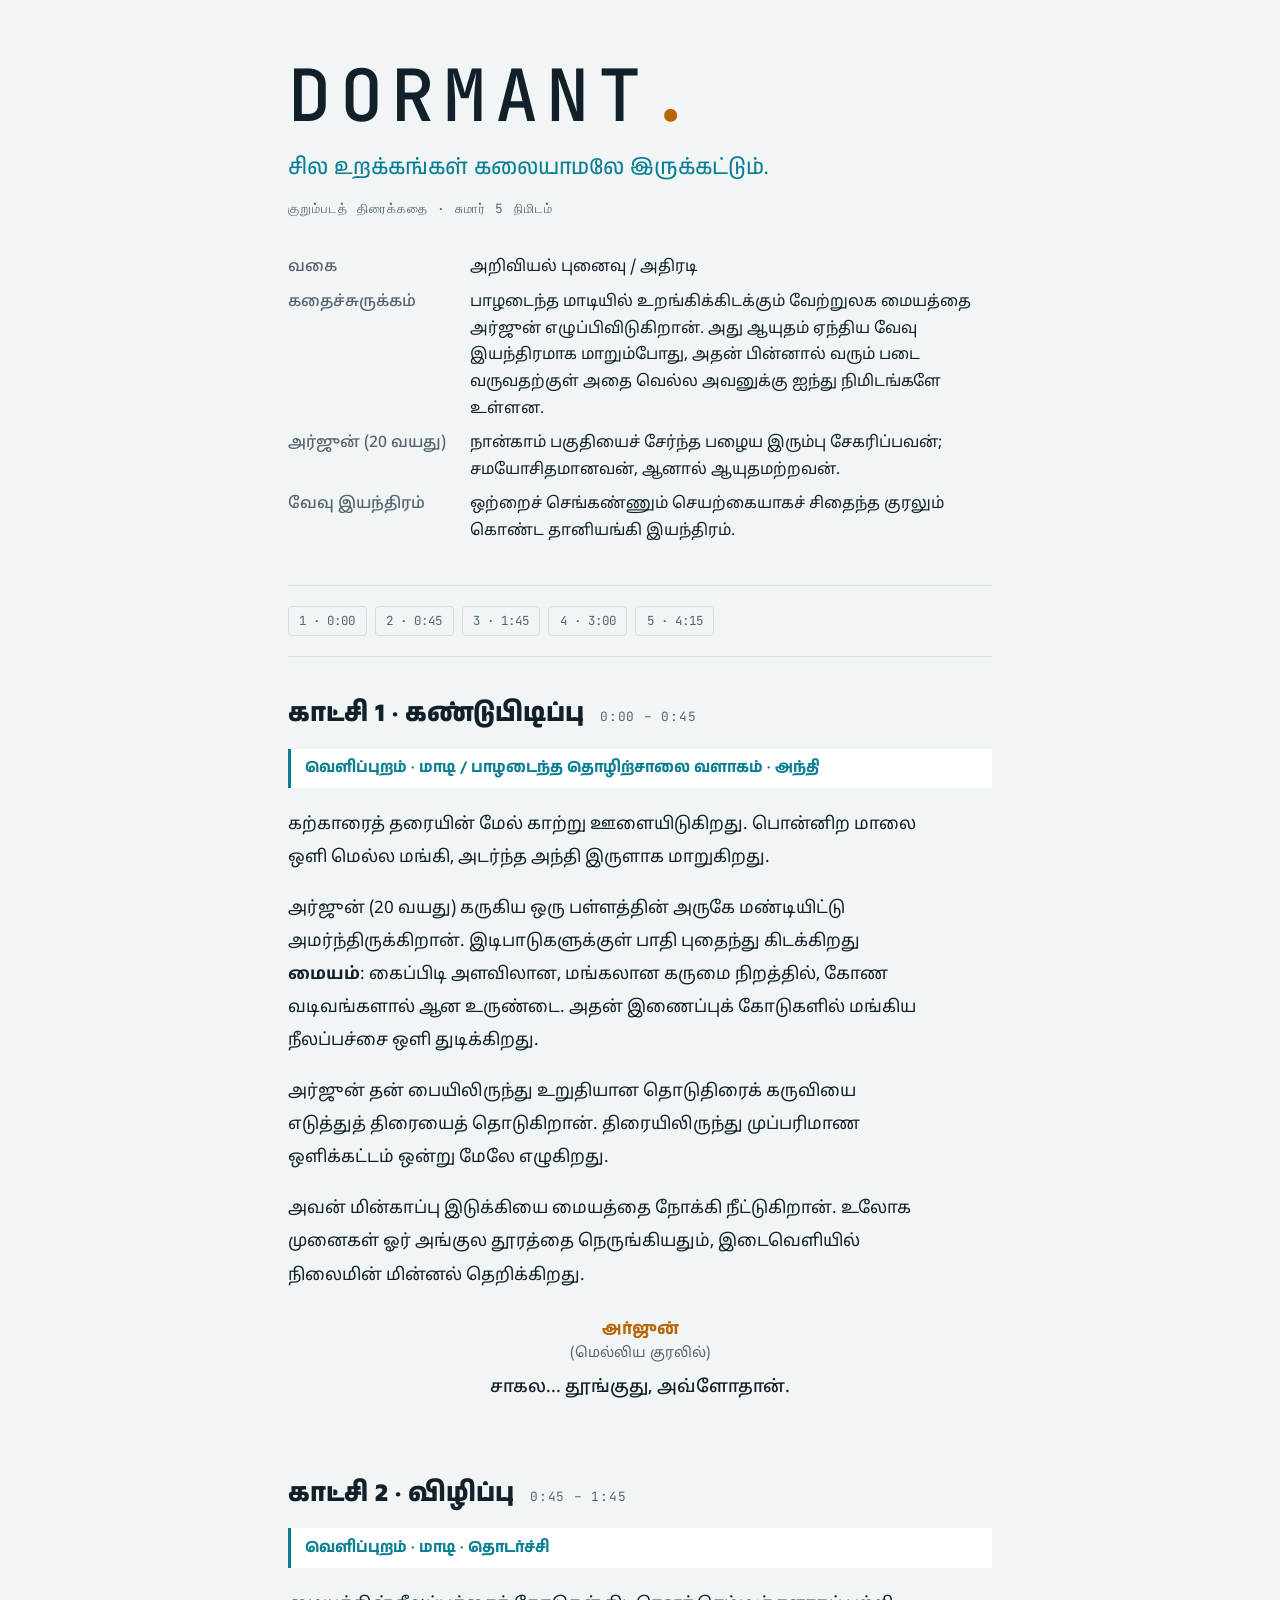
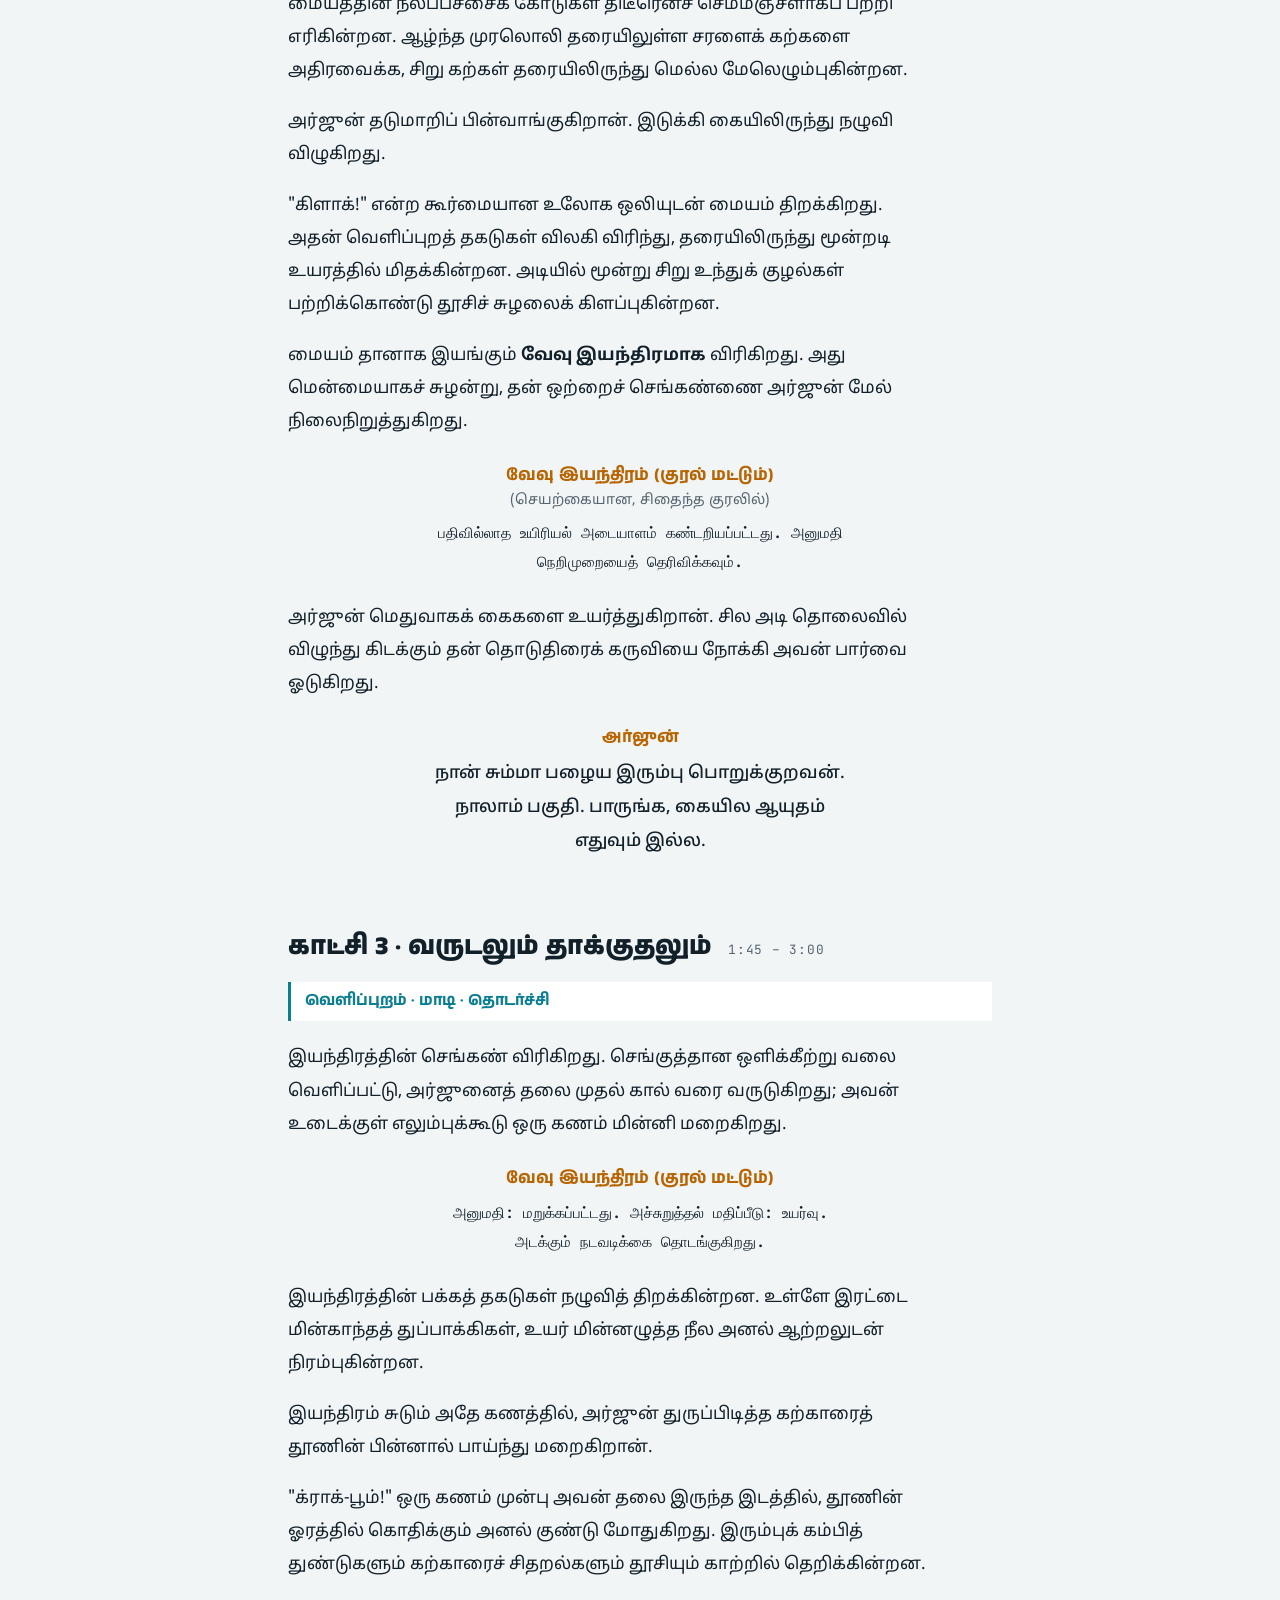
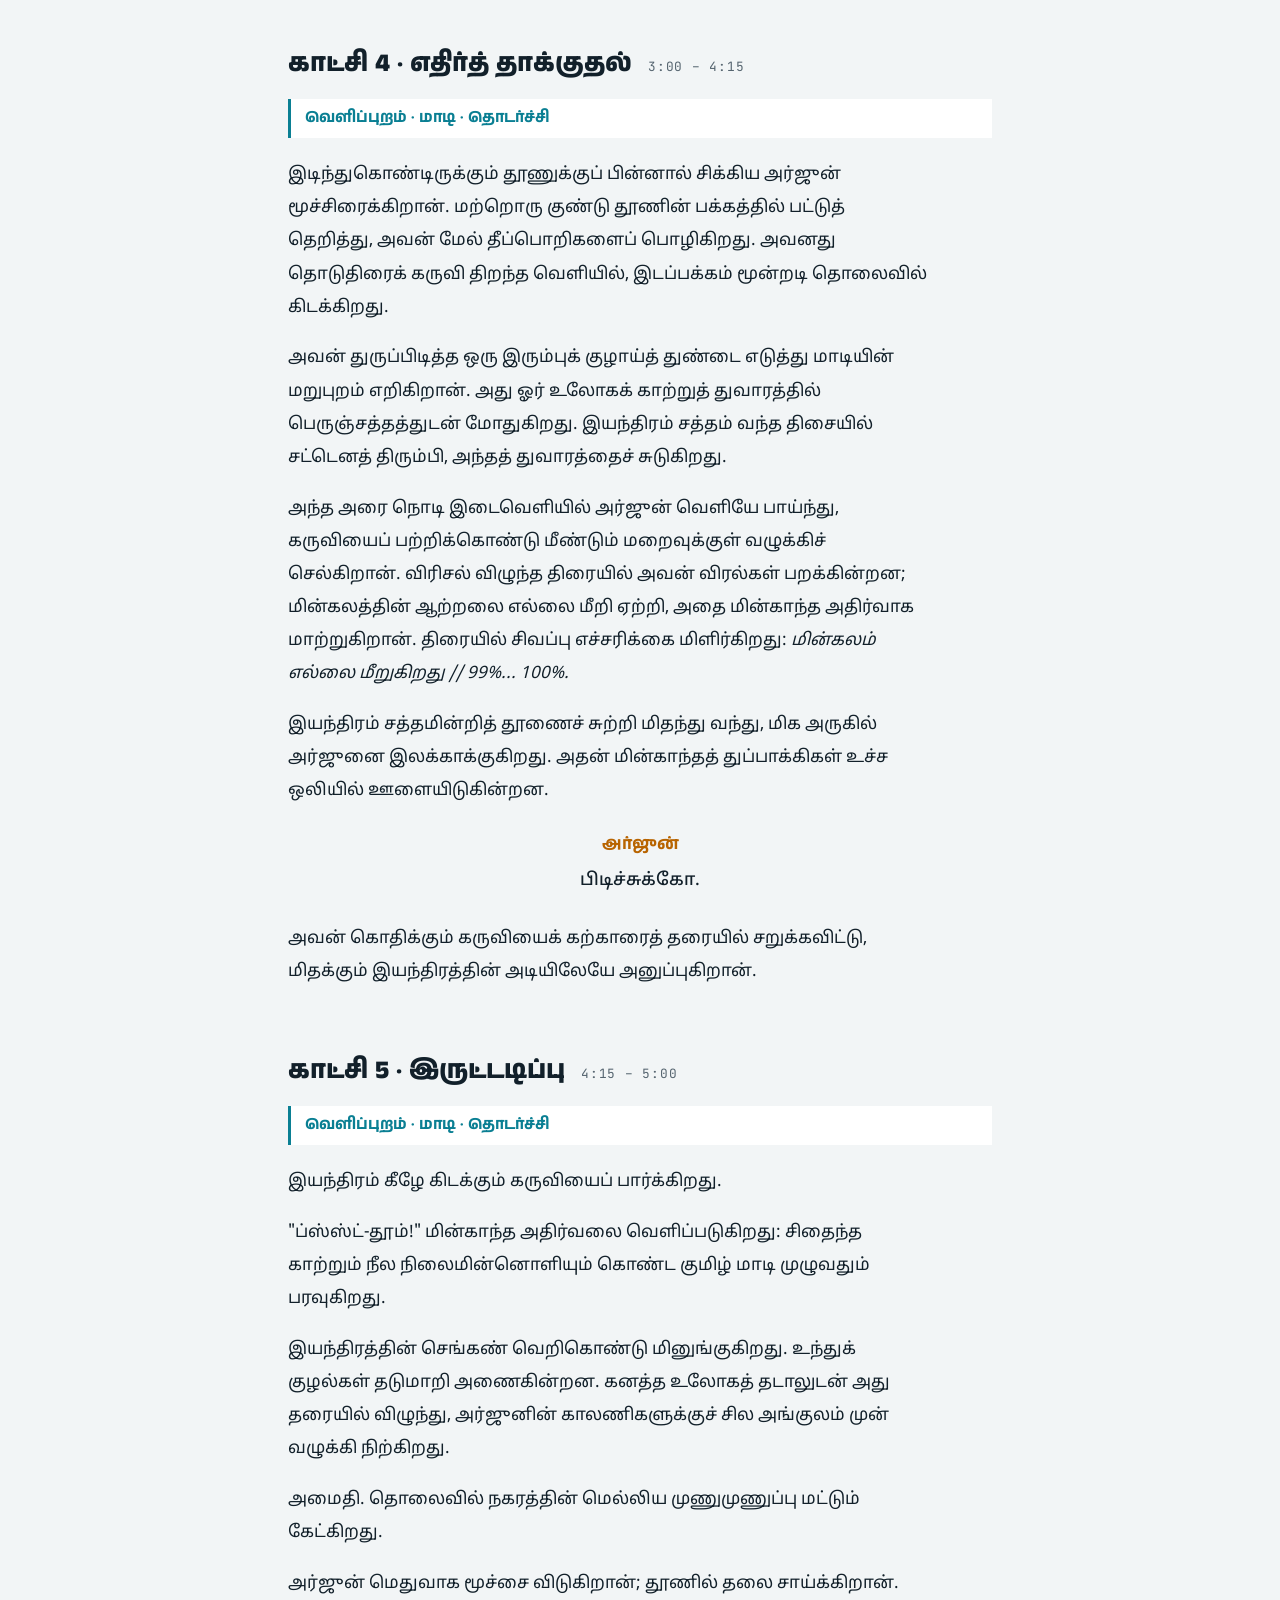
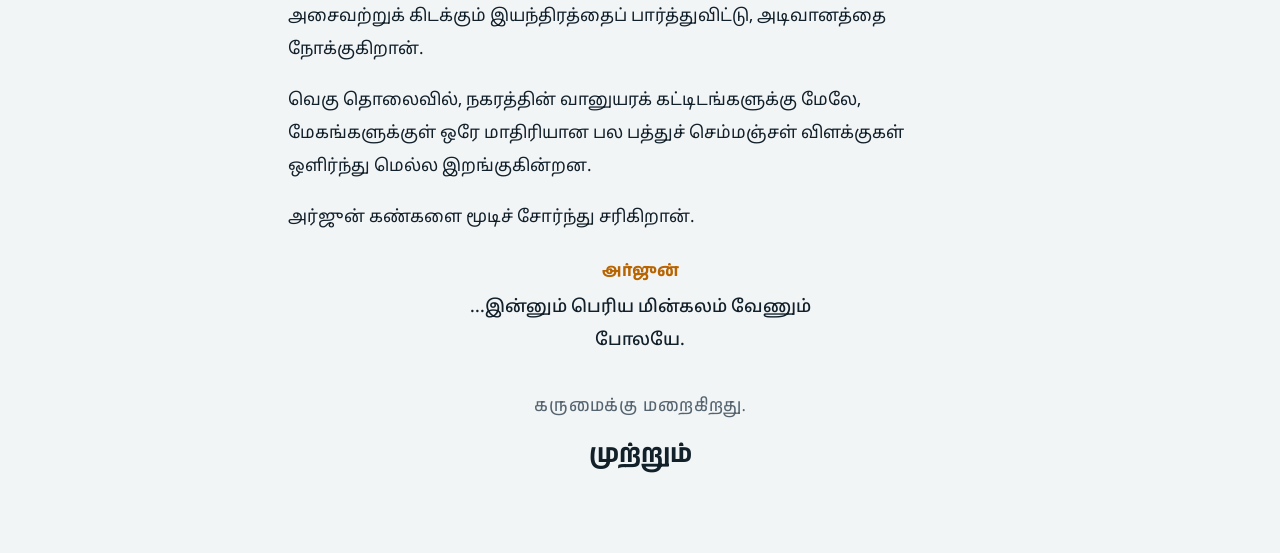
<file: public/assets/aistudio/DORMANT___________c4c51c89.html>
<!doctype html><html><head><meta charset=utf8><meta name=viewport content="width=device-width,initial-scale=1,viewport-fit=cover"><style>:root{color-scheme:light;box-sizing:border-box;padding-top:env(safe-area-inset-top,0px);padding-bottom:env(safe-area-inset-bottom,0px)}html{scroll-padding-top:env(safe-area-inset-top,0px)}body{margin:0;padding:0;font:14px -apple-system,BlinkMacSystemFont,sans-serif;background:#fff;color:#000}img{max-width:100%}[hidden]:not([hidden=until-found i]){display:none!important}</style></head><body>
<title>DORMANT திரைக்கதை</title>
<meta name="claude:viewport-fit-sides" content="cover">
<link rel="stylesheet" href="https://fonts.googleapis.com/css2?family=Anek+Tamil:wght@500;700;800&family=Noto+Sans+Tamil:wght@400;500;600&family=JetBrains+Mono:wght@500&display=swap">
<style>
/* Layout: one reading column like a script page; film colours carry the structure (cyan sluglines, amber for the wake-up and the speaker names). */
:root {
  --bg: #f2f5f6;
  --surface: #ffffff;
  --fg: #12202a;
  --muted: #55646f;
  --line: #d3dde2;
  --cyan: #0a7f93;
  --amber: #b86400;
  --font-display: "Anek Tamil", "Noto Sans Tamil", system-ui, sans-serif;
  --font-body: "Noto Sans Tamil", "Anek Tamil", system-ui, sans-serif;
  --font-mono: "JetBrains Mono", ui-monospace, Menlo, monospace;
}
@media (prefers-color-scheme: dark) {
  :root:not([data-theme="light"]) {
    --bg: #0d1317; --surface: #141c22; --fg: #e6eef2; --muted: #93a4ae;
    --line: #26343d; --cyan: #4fd1e6; --amber: #ffa62b; color-scheme: dark;
  }
}
:root[data-theme="dark"] {
  --bg: #0d1317; --surface: #141c22; --fg: #e6eef2; --muted: #93a4ae;
  --line: #26343d; --cyan: #4fd1e6; --amber: #ffa62b; color-scheme: dark;
}
body {
  background: var(--bg); color: var(--fg);
  font-family: var(--font-body); font-size: 1.0625rem; line-height: 1.95;
  padding-block: 2rem 4rem;
  padding-left: max(16px, env(safe-area-inset-left, 0px));
  padding-right: max(16px, env(safe-area-inset-right, 0px));
}
.wrap { max-width: 44rem; margin-inline: auto; }
header { padding-block: 1.5rem 2.5rem; border-bottom: 1px solid var(--line); }
.film { font-family: var(--font-mono); font-weight: 500; font-size: clamp(2.6rem, 11vw, 4.5rem); letter-spacing: 0.12em; line-height: 1.1; margin: 0; }
.film span { color: var(--amber); }
.tagline { font-family: var(--font-display); font-size: 1.35rem; font-weight: 500; color: var(--cyan); margin: 0.75rem 0 0; text-wrap: balance; }
.sub { font-family: var(--font-mono); font-size: 0.8rem; letter-spacing: 0.08em; color: var(--muted); margin: 0.5rem 0 0; }
dl { display: grid; grid-template-columns: max-content 1fr; gap: 0.5rem 1.5rem; margin: 2rem 0 0; font-size: 0.98rem; line-height: 1.7; }
dt { color: var(--muted); font-weight: 500; }
dd { margin: 0; min-width: 0; }
nav { display: flex; flex-wrap: wrap; gap: 0.5rem; padding-block: 1.25rem; border-bottom: 1px solid var(--line); }
nav a { font-family: var(--font-mono); font-size: 0.78rem; color: var(--muted); text-decoration: none; border: 1px solid var(--line); padding: 0.25rem 0.65rem; border-radius: 4px; line-height: 1.6; }
nav a:hover, nav a:focus-visible { color: var(--fg); border-color: var(--cyan); outline: none; }
section { padding-block: 2.5rem 0.5rem; }
.scene-head { display: flex; flex-wrap: wrap; align-items: baseline; gap: 0.25rem 1rem; margin-bottom: 1rem; }
h2 { font-family: var(--font-display); font-weight: 800; font-size: 1.6rem; line-height: 1.4; margin: 0; text-wrap: balance; }
.time { font-family: var(--font-mono); font-size: 0.8rem; color: var(--muted); letter-spacing: 0.06em; }
.slug { font-family: var(--font-display); font-weight: 700; color: var(--cyan); background: var(--surface); border-left: 3px solid var(--cyan); padding: 0.4rem 0.9rem; margin: 0 0 1.25rem; font-size: 0.98rem; line-height: 1.7; }
p { margin: 0 0 1.1rem; }
.act { max-width: 40rem; }
.dlg { margin: 1.5rem auto 1.5rem; max-width: 26rem; padding-inline: 0.5rem; }
.dlg .who { font-family: var(--font-display); font-weight: 700; color: var(--amber); text-align: center; margin: 0; line-height: 1.6; }
.dlg .how { font-size: 0.88rem; color: var(--muted); text-align: center; margin: 0; line-height: 1.6; }
.dlg .say { margin: 0.35rem 0 0; font-weight: 500; font-size: 1.08rem; }
.dlg.machine .say { font-family: var(--font-mono); font-size: 0.95rem; }
.end { text-align: center; font-family: var(--font-display); font-weight: 700; margin: 2rem 0 0; }
.end .cut { color: var(--muted); font-weight: 500; letter-spacing: 0.04em; margin: 0; }
.end .fin { font-size: 1.6rem; margin: 0.5rem 0 0; }
@media (max-width: 480px) { dl { grid-template-columns: 1fr; gap: 0.1rem; } dt { margin-top: 0.75rem; } }
</style>

<div class="wrap">
  <header>
    <h1 class="film">DORMANT<span>.</span></h1>
    <p class="tagline">சில உறக்கங்கள் கலையாமலே இருக்கட்டும்.</p>
    <p class="sub">குறும்படத் திரைக்கதை · சுமார் 5 நிமிடம்</p>
    <dl>
      <dt>வகை</dt><dd>அறிவியல் புனைவு / அதிரடி</dd>
      <dt>கதைச்சுருக்கம்</dt><dd>பாழடைந்த மாடியில் உறங்கிக்கிடக்கும் வேற்றுலக மையத்தை அர்ஜுன் எழுப்பிவிடுகிறான். அது ஆயுதம் ஏந்திய வேவு இயந்திரமாக மாறும்போது, அதன் பின்னால் வரும் படை வருவதற்குள் அதை வெல்ல அவனுக்கு ஐந்து நிமிடங்களே உள்ளன.</dd>
      <dt>அர்ஜுன் (20 வயது)</dt><dd>நான்காம் பகுதியைச் சேர்ந்த பழைய இரும்பு சேகரிப்பவன்; சமயோசிதமானவன், ஆனால் ஆயுதமற்றவன்.</dd>
      <dt>வேவு இயந்திரம்</dt><dd>ஒற்றைச் செங்கண்ணும் செயற்கையாகச் சிதைந்த குரலும் கொண்ட தானியங்கி இயந்திரம்.</dd>
    </dl>
  </header>

  <nav aria-label="காட்சிகள்">
    <a href="#s1">1 · 0:00</a><a href="#s2">2 · 0:45</a><a href="#s3">3 · 1:45</a><a href="#s4">4 · 3:00</a><a href="#s5">5 · 4:15</a>
  </nav>

  <section id="s1">
    <div class="scene-head"><h2>காட்சி 1 · கண்டுபிடிப்பு</h2><span class="time">0:00 – 0:45</span></div>
    <p class="slug">வெளிப்புறம் · மாடி / பாழடைந்த தொழிற்சாலை வளாகம் · அந்தி</p>
    <div class="act">
      <p>கற்காரைத் தரையின் மேல் காற்று ஊளையிடுகிறது. பொன்னிற மாலை ஒளி மெல்ல மங்கி, அடர்ந்த அந்தி இருளாக மாறுகிறது.</p>
      <p>அர்ஜுன் (20 வயது) கருகிய ஒரு பள்ளத்தின் அருகே மண்டியிட்டு அமர்ந்திருக்கிறான். இடிபாடுகளுக்குள் பாதி புதைந்து கிடக்கிறது <strong>மையம்</strong>: கைப்பிடி அளவிலான, மங்கலான கருமை நிறத்தில், கோண வடிவங்களால் ஆன உருண்டை. அதன் இணைப்புக் கோடுகளில் மங்கிய நீலப்பச்சை ஒளி துடிக்கிறது.</p>
      <p>அர்ஜுன் தன் பையிலிருந்து உறுதியான தொடுதிரைக் கருவியை எடுத்துத் திரையைத் தொடுகிறான். திரையிலிருந்து முப்பரிமாண ஒளிக்கட்டம் ஒன்று மேலே எழுகிறது.</p>
      <p>அவன் மின்காப்பு இடுக்கியை மையத்தை நோக்கி நீட்டுகிறான். உலோக முனைகள் ஓர் அங்குல தூரத்தை நெருங்கியதும், இடைவெளியில் நிலைமின் மின்னல் தெறிக்கிறது.</p>
    </div>
    <div class="dlg"><p class="who">அர்ஜுன்</p><p class="how">(மெல்லிய குரலில்)</p><p class="say" style="text-align:center">சாகல... தூங்குது, அவ்ளோதான்.</p></div>
  </section>

  <section id="s2">
    <div class="scene-head"><h2>காட்சி 2 · விழிப்பு</h2><span class="time">0:45 – 1:45</span></div>
    <p class="slug">வெளிப்புறம் · மாடி · தொடர்ச்சி</p>
    <div class="act">
      <p>மையத்தின் நீலப்பச்சைக் கோடுகள் திடீரெனச் செம்மஞ்சளாகப் பற்றி எரிகின்றன. ஆழ்ந்த முரலொலி தரையிலுள்ள சரளைக் கற்களை அதிரவைக்க, சிறு கற்கள் தரையிலிருந்து மெல்ல மேலெழும்புகின்றன.</p>
      <p>அர்ஜுன் தடுமாறிப் பின்வாங்குகிறான். இடுக்கி கையிலிருந்து நழுவி விழுகிறது.</p>
      <p>"கிளாக்!" என்ற கூர்மையான உலோக ஒலியுடன் மையம் திறக்கிறது. அதன் வெளிப்புறத் தகடுகள் விலகி விரிந்து, தரையிலிருந்து மூன்றடி உயரத்தில் மிதக்கின்றன. அடியில் மூன்று சிறு உந்துக் குழல்கள் பற்றிக்கொண்டு தூசிச் சுழலைக் கிளப்புகின்றன.</p>
      <p>மையம் தானாக இயங்கும் <strong>வேவு இயந்திரமாக</strong> விரிகிறது. அது மென்மையாகச் சுழன்று, தன் ஒற்றைச் செங்கண்ணை அர்ஜுன் மேல் நிலைநிறுத்துகிறது.</p>
    </div>
    <div class="dlg machine"><p class="who">வேவு இயந்திரம் (குரல் மட்டும்)</p><p class="how">(செயற்கையான, சிதைந்த குரலில்)</p><p class="say" style="text-align:center">பதிவில்லாத உயிரியல் அடையாளம் கண்டறியப்பட்டது. அனுமதி நெறிமுறையைத் தெரிவிக்கவும்.</p></div>
    <div class="act">
      <p>அர்ஜுன் மெதுவாகக் கைகளை உயர்த்துகிறான். சில அடி தொலைவில் விழுந்து கிடக்கும் தன் தொடுதிரைக் கருவியை நோக்கி அவன் பார்வை ஓடுகிறது.</p>
    </div>
    <div class="dlg"><p class="who">அர்ஜுன்</p><p class="say" style="text-align:center">நான் சும்மா பழைய இரும்பு பொறுக்குறவன். நாலாம் பகுதி. பாருங்க, கையில ஆயுதம் எதுவும் இல்ல.</p></div>
  </section>

  <section id="s3">
    <div class="scene-head"><h2>காட்சி 3 · வருடலும் தாக்குதலும்</h2><span class="time">1:45 – 3:00</span></div>
    <p class="slug">வெளிப்புறம் · மாடி · தொடர்ச்சி</p>
    <div class="act">
      <p>இயந்திரத்தின் செங்கண் விரிகிறது. செங்குத்தான ஒளிக்கீற்று வலை வெளிப்பட்டு, அர்ஜுனைத் தலை முதல் கால் வரை வருடுகிறது; அவன் உடைக்குள் எலும்புக்கூடு ஒரு கணம் மின்னி மறைகிறது.</p>
    </div>
    <div class="dlg machine"><p class="who">வேவு இயந்திரம் (குரல் மட்டும்)</p><p class="say" style="text-align:center">அனுமதி: மறுக்கப்பட்டது. அச்சுறுத்தல் மதிப்பீடு: உயர்வு. அடக்கும் நடவடிக்கை தொடங்குகிறது.</p></div>
    <div class="act">
      <p>இயந்திரத்தின் பக்கத் தகடுகள் நழுவித் திறக்கின்றன. உள்ளே இரட்டை மின்காந்தத் துப்பாக்கிகள், உயர் மின்னழுத்த நீல அனல் ஆற்றலுடன் நிரம்புகின்றன.</p>
      <p>இயந்திரம் சுடும் அதே கணத்தில், அர்ஜுன் துருப்பிடித்த கற்காரைத் தூணின் பின்னால் பாய்ந்து மறைகிறான்.</p>
      <p>"க்ராக்-பூம்!" ஒரு கணம் முன்பு அவன் தலை இருந்த இடத்தில், தூணின் ஓரத்தில் கொதிக்கும் அனல் குண்டு மோதுகிறது. இரும்புக் கம்பித் துண்டுகளும் கற்காரைச் சிதறல்களும் தூசியும் காற்றில் தெறிக்கின்றன.</p>
    </div>
  </section>

  <section id="s4">
    <div class="scene-head"><h2>காட்சி 4 · எதிர்த் தாக்குதல்</h2><span class="time">3:00 – 4:15</span></div>
    <p class="slug">வெளிப்புறம் · மாடி · தொடர்ச்சி</p>
    <div class="act">
      <p>இடிந்துகொண்டிருக்கும் தூணுக்குப் பின்னால் சிக்கிய அர்ஜுன் மூச்சிரைக்கிறான். மற்றொரு குண்டு தூணின் பக்கத்தில் பட்டுத் தெறித்து, அவன் மேல் தீப்பொறிகளைப் பொழிகிறது. அவனது தொடுதிரைக் கருவி திறந்த வெளியில், இடப்பக்கம் மூன்றடி தொலைவில் கிடக்கிறது.</p>
      <p>அவன் துருப்பிடித்த ஒரு இரும்புக் குழாய்த் துண்டை எடுத்து மாடியின் மறுபுறம் எறிகிறான். அது ஓர் உலோகக் காற்றுத் துவாரத்தில் பெருஞ்சத்தத்துடன் மோதுகிறது. இயந்திரம் சத்தம் வந்த திசையில் சட்டெனத் திரும்பி, அந்தத் துவாரத்தைச் சுடுகிறது.</p>
      <p>அந்த அரை நொடி இடைவெளியில் அர்ஜுன் வெளியே பாய்ந்து, கருவியைப் பற்றிக்கொண்டு மீண்டும் மறைவுக்குள் வழுக்கிச் செல்கிறான். விரிசல் விழுந்த திரையில் அவன் விரல்கள் பறக்கின்றன; மின்கலத்தின் ஆற்றலை எல்லை மீறி ஏற்றி, அதை மின்காந்த அதிர்வாக மாற்றுகிறான். திரையில் சிவப்பு எச்சரிக்கை மிளிர்கிறது: <em>மின்கலம் எல்லை மீறுகிறது // 99%... 100%.</em></p>
      <p>இயந்திரம் சத்தமின்றித் தூணைச் சுற்றி மிதந்து வந்து, மிக அருகில் அர்ஜுனை இலக்காக்குகிறது. அதன் மின்காந்தத் துப்பாக்கிகள் உச்ச ஒலியில் ஊளையிடுகின்றன.</p>
    </div>
    <div class="dlg"><p class="who">அர்ஜுன்</p><p class="say" style="text-align:center">பிடிச்சுக்கோ.</p></div>
    <div class="act">
      <p>அவன் கொதிக்கும் கருவியைக் கற்காரைத் தரையில் சறுக்கவிட்டு, மிதக்கும் இயந்திரத்தின் அடியிலேயே அனுப்புகிறான்.</p>
    </div>
  </section>

  <section id="s5">
    <div class="scene-head"><h2>காட்சி 5 · இருட்டடிப்பு</h2><span class="time">4:15 – 5:00</span></div>
    <p class="slug">வெளிப்புறம் · மாடி · தொடர்ச்சி</p>
    <div class="act">
      <p>இயந்திரம் கீழே கிடக்கும் கருவியைப் பார்க்கிறது.</p>
      <p>"ப்ஸ்ஸ்ட்-தூம்!" மின்காந்த அதிர்வலை வெளிப்படுகிறது: சிதைந்த காற்றும் நீல நிலைமின்னொளியும் கொண்ட குமிழ் மாடி முழுவதும் பரவுகிறது.</p>
      <p>இயந்திரத்தின் செங்கண் வெறிகொண்டு மினுங்குகிறது. உந்துக் குழல்கள் தடுமாறி அணைகின்றன. கனத்த உலோகத் தடாலுடன் அது தரையில் விழுந்து, அர்ஜுனின் காலணிகளுக்குச் சில அங்குலம் முன் வழுக்கி நிற்கிறது.</p>
      <p>அமைதி. தொலைவில் நகரத்தின் மெல்லிய முணுமுணுப்பு மட்டும் கேட்கிறது.</p>
      <p>அர்ஜுன் மெதுவாக மூச்சை விடுகிறான்; தூணில் தலை சாய்க்கிறான். அசைவற்றுக் கிடக்கும் இயந்திரத்தைப் பார்த்துவிட்டு, அடிவானத்தை நோக்குகிறான்.</p>
      <p>வெகு தொலைவில், நகரத்தின் வானுயரக் கட்டிடங்களுக்கு மேலே, மேகங்களுக்குள் ஒரே மாதிரியான பல பத்துச் செம்மஞ்சள் விளக்குகள் ஒளிர்ந்து மெல்ல இறங்குகின்றன.</p>
      <p>அர்ஜுன் கண்களை மூடிச் சோர்ந்து சரிகிறான்.</p>
    </div>
    <div class="dlg"><p class="who">அர்ஜுன்</p><p class="say" style="text-align:center">...இன்னும் பெரிய மின்கலம் வேணும் போலயே.</p></div>
    <div class="end"><p class="cut">கருமைக்கு மறைகிறது.</p><p class="fin">முற்றும்</p></div>
  </section>
</div>

</body></html>
</file>
